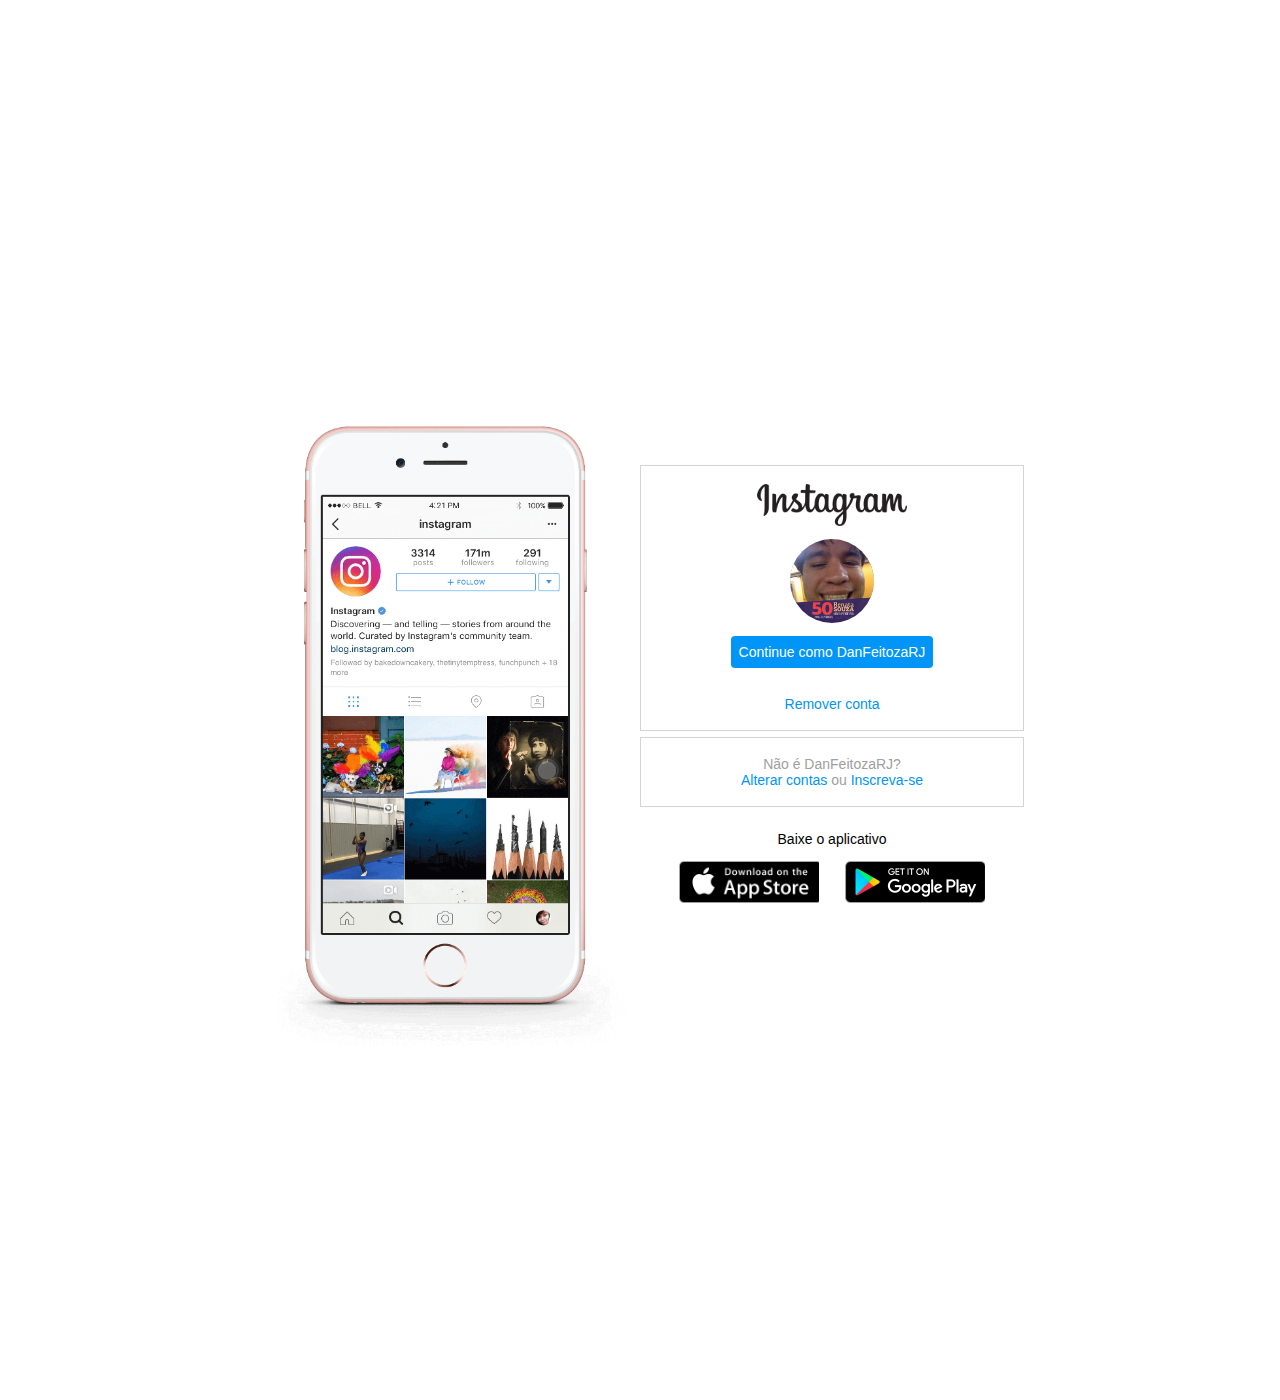
<file: InstagramDaniel/index.html>
<!DOCTYPE html>
<html>
    <head>
        <meta charset="UTF-8">
        <meta name="viewport" content="width=device-width, initial-scale=1.0">
        <link rel="stylesheet" href="style.css">
        <title>Instagram</title>
    </head>
    <body>
        <div class="instagram-wrapper">
            <div class="instagram-phone">
                <img src="./img/instagram-celular.png" alt="celular">
            </div>
            <div class="instagram-continue">
                <div class="group">
                    <img src="./img/instagram-logo.png" class="instagram-logo" alt="instagram logo">
                    <div class="profile-photo">
                        <img src="./img/perfil-instagram.jpg" alt="foto de perfil">
                    </div>
                        <a href="/" class="instagram-login">Continue como DanFeitozaRJ</a>
                        <a href="/" class="instagram-logout">Remover conta</a>
                </div>
                <div class="group">
                    <p class="not-account">Não é DanFeitozaRJ?</p>
                    <p class="not-account">
                        <span class="link-blue">Alterar contas</span>
                        ou
                        <span class="link-blue">Inscreva-se</span>  
                    </p>
                </div>
                <div class="get-the-app">
                    <p class="get-app">Baixe o aplicativo</p>
                    <div class="download">
                        <a href="/" class="app-download"></a>
                        <a href="/" class="app-download"></a>
                    </div>
                </div>
            </div>
        </div>
    </body>
</html>
</file>
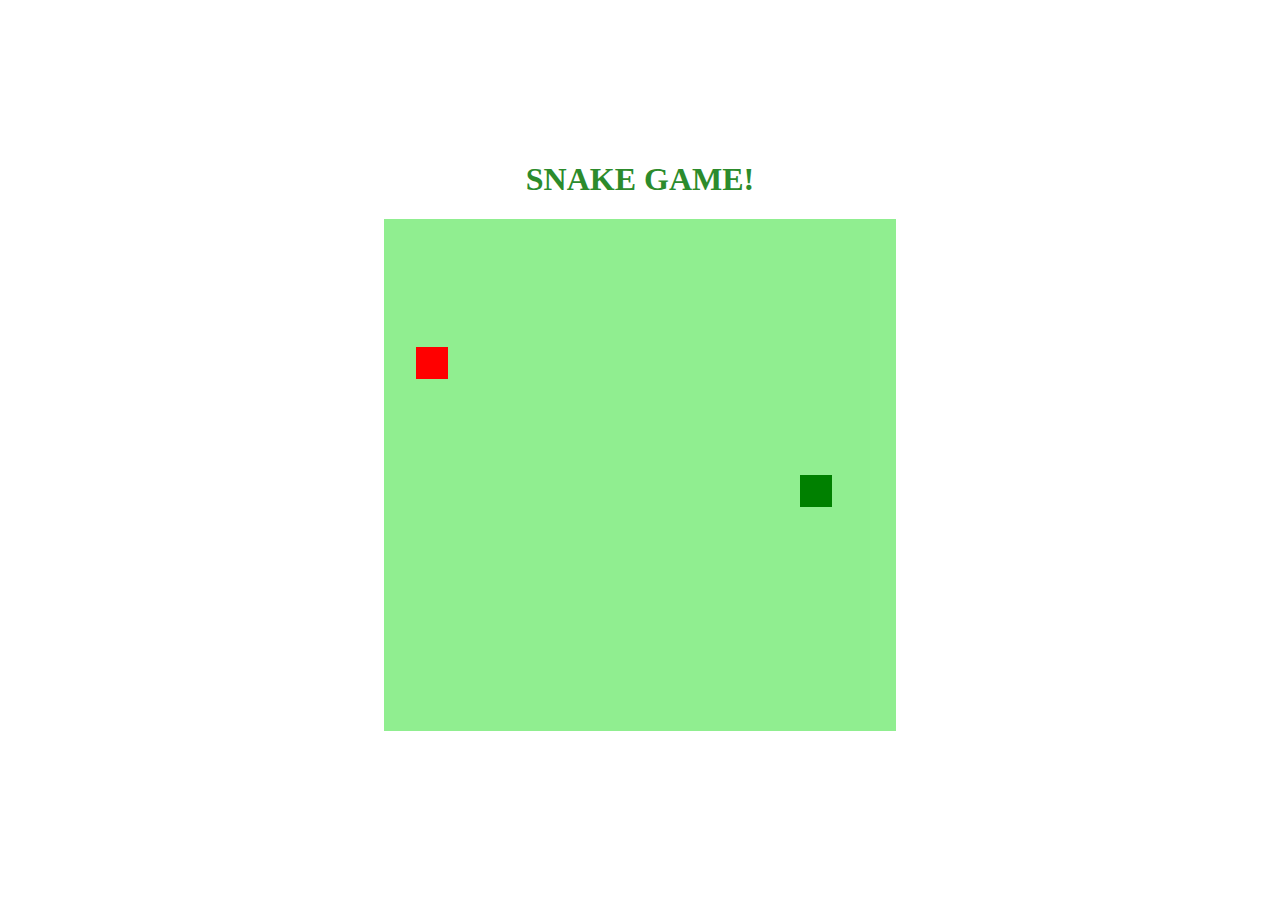
<file: JogoDaCobrinhaEmJSDaniel/index.html>
<!DOCTYPE html>
<html lang="en">
<head>
    <meta charset="UTF-8">
    <meta http-equiv="X-UA-Compatible" content="IE=edge">
    <meta name="viewport" content="width=device-width, initial-scale=1.0">
    <meta http-equiv="X-UA-Compatible" content="ie=edge">
    <link rel="stylesheet" href="style.css">
    <script defer src="script.js"></script>
    <title>Snake Game</title>
</head>
<body>
    <h1>SNAKE GAME!</h1>
    <canvas id="snake" width="512" height="512"></canvas>
</body>
</html>
</file>
<file: InstagramDaniel/style.css>
* {
    padding: 0;
    margin: 0;
    box-sizing: border-box;
    text-decoration: none;
    font-family: sans-serif;
    font-size: 14px;
}

body {
    width: 100%;
    min-height: 100%;
    background-color: white;
    margin: 0;
    padding: 0;
    display: flex;
    justify-content: center;
}

.instagram-wrapper {
    display: flex;
    align-items: center;
    justify-content: start;
    width: 60%;
    height: 100rem;
}

.instagram-phone {
    display: flex;
    align-items: center;
    justify-content: center;
    width: 50%;
}

.instagram-phone img {
    height: 50rem;
}

.instagram-continue {
    display: flex;
    align-items: center;
    justify-content: space-around;
    flex-direction: column;
    width: 50%;
    min-height: 34rem;
}

.group {
    display: flex;
    justify-content: space-between;
    align-items: center;
    flex-direction: column;
    background-color: #ffffffff;
    width: 100%;
    padding: 1.3rem 0;
    border: 1px solid lightgrey;
}

.group:nth-child(1) {
    min-height: 19rem;
}

.instagram-logo {
    height: 3rem;
}

.profile-photo {
    display: flex;
    justify-content: center;
    align-items: center;
    border-radius: 50%;
    -webkit-border-radius: 50%;
    -moz-border-radius: 50%;
    -ms-border-radius: 50%;
    -o-border-radius: 50%;
    overflow: hidden;
}

.profile-photo img {
    height: 6rem;
}

.instagram-login {
    background-color: #0095f6;
    color: white;
    padding: 8px;
    border-radius: 4px;
    -webkit-border-radius: 4px;
    -moz-border-radius: 4px;
    -ms-border-radius: 4px;
    -o-border-radius: 4px;
}

.instagram-logout {
    color: #0095f6;
    margin-top: 1rem;
}

.not-account {
    color: rgb(160, 160, 160);
}

.link-blue {
    color: #0095f6;
}

.get-the-app {
    display: flex;
    flex-direction: column;
    align-items: center;
    justify-content: center;
    width: 100%;
    padding: 1.3rem 0;
}

.download {
    display: flex;
    width: 100%;
    justify-content: space-evenly;
    align-items: center;
    padding: 1rem;
}

.app-download {
    height: 3rem;
    width:  10rem;
    background-size: cover;
}

.app-download:nth-child(1) {
    background-image: url("./img/apple-button.png");
}

.app-download:nth-child(2) {
    background-image: url("./img/googleplay-button.png");
}

@media (max-width: 1024px) {
    .instagram-wrapper {
        width: 90%;
    }
}

@media (max-width: 650px) {
    .body {
        background-color: rgb(210, 210, 210);
    }


    .instagram-wrapper {
        width: 90%;
    }

    .instagram-phone {
        display: none;
    }

    .instagram-continue {
        width: 100%;
    }

    .group {
        border: 1px solid transparent;
    }
}
</file>
<file: JogoDaCobrinhaEmJSDaniel/style.css>
body{
    height: 95vh;
    width: 95;
    display: flex;
    justify-content: center;
    align-items: center;
    flex-direction: column;
    color: rgb(44, 139, 44);
}
</file>
